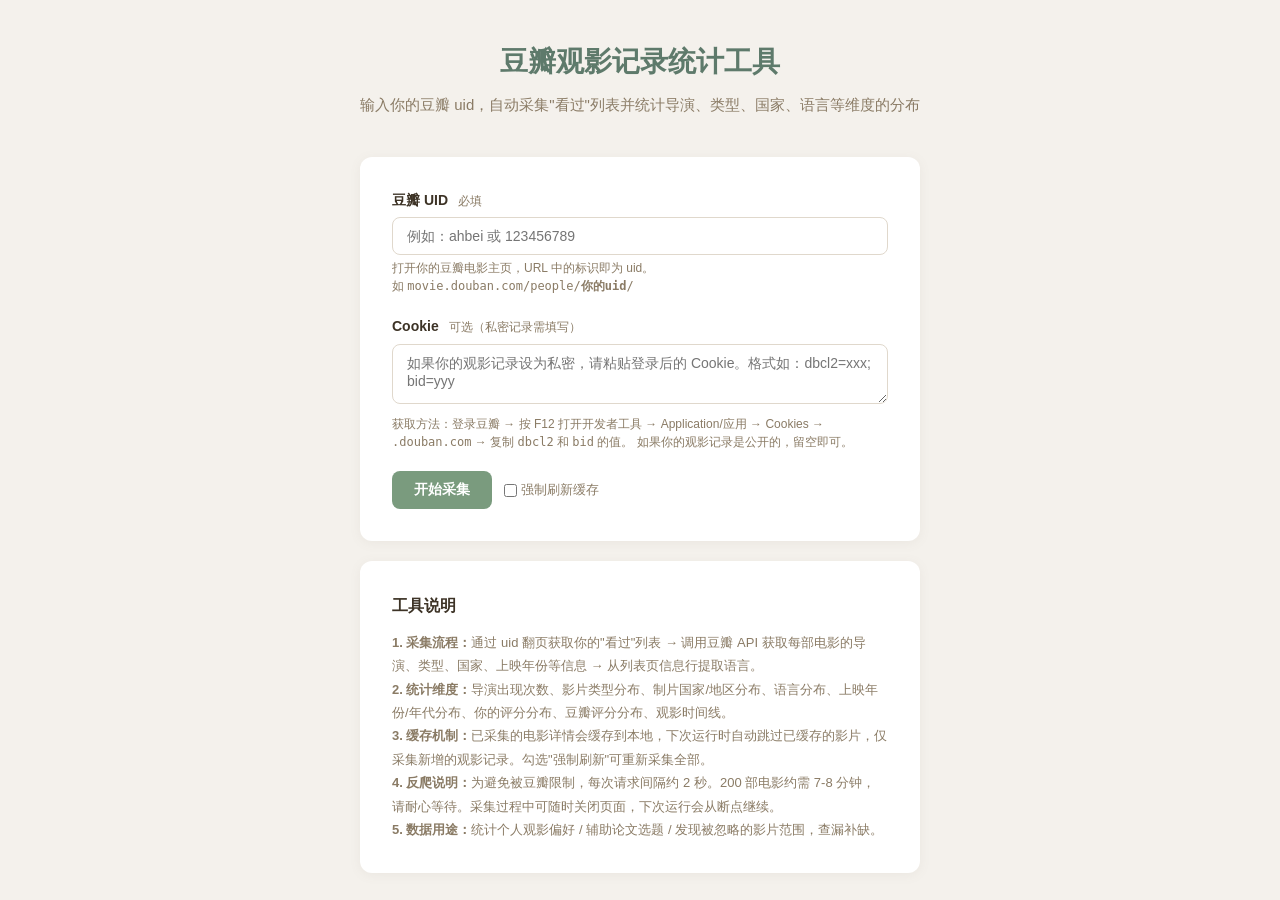
<file: templates/index.html>
<!DOCTYPE html>
<html lang="zh-CN">
<head>
    <meta charset="UTF-8">
    <meta name="viewport" content="width=device-width, initial-scale=1.0">
    <title>豆瓣观影记录统计工具</title>
    <link rel="stylesheet" href="/static/css/style.css">
</head>
<body>

<div class="page-header">
    <h1>豆瓣观影记录统计工具</h1>
    <p>输入你的豆瓣 uid，自动采集"看过"列表并统计导演、类型、国家、语言等维度的分布</p>
</div>

<div class="form-container">
    <div class="form-group">
        <label>豆瓣 UID <span class="hint">必填</span></label>
        <input type="text" id="uid" placeholder="例如：ahbei 或 123456789">
        <div class="help">
            打开你的豆瓣电影主页，URL 中的标识即为 uid。<br>
            如 <code>movie.douban.com/people/<b>你的uid</b>/</code>
        </div>
    </div>

    <div class="form-group">
        <label>Cookie <span class="hint">可选（私密记录需填写）</span></label>
        <textarea id="cookie" placeholder="如果你的观影记录设为私密，请粘贴登录后的 Cookie。格式如：dbcl2=xxx; bid=yyy"></textarea>
        <div class="help">
            获取方法：登录豆瓣 → 按 F12 打开开发者工具 → Application/应用 → Cookies →
            <code>.douban.com</code> → 复制 <code>dbcl2</code> 和 <code>bid</code> 的值。
            如果你的观影记录是公开的，留空即可。
        </div>
    </div>

    <div class="btn-row">
        <button class="btn" id="collect-btn" onclick="startCollect()">开始采集</button>
        <label style="font-size:13px;color:var(--text-light);display:flex;align-items:center;gap:4px;">
            <input type="checkbox" id="force-refresh"> 强制刷新缓存
        </label>
    </div>
</div>

<div class="progress-area" id="progress-area">
    <div class="progress-bar-wrap">
        <div class="progress-bar" id="progress-bar"></div>
    </div>
    <div class="progress-message" id="progress-message">准备中...</div>
    <div class="progress-done" id="progress-done" style="display:none;">
        <div class="success-icon">&#10003;</div>
        <div id="done-message"></div>
        <a class="btn" id="view-report-btn" href="#" style="text-decoration:none;">查看统计报告</a>
    </div>
</div>

<div class="form-container" style="margin-top:20px;">
    <h3 style="font-size:16px;margin-bottom:12px;">工具说明</h3>
    <div style="font-size:13px;color:var(--text-light);line-height:1.8;">
        <p><strong>1. 采集流程：</strong>通过 uid 翻页获取你的"看过"列表 → 调用豆瓣 API 获取每部电影的导演、类型、国家、上映年份等信息 → 从列表页信息行提取语言。</p>
        <p><strong>2. 统计维度：</strong>导演出现次数、影片类型分布、制片国家/地区分布、语言分布、上映年份/年代分布、你的评分分布、豆瓣评分分布、观影时间线。</p>
        <p><strong>3. 缓存机制：</strong>已采集的电影详情会缓存到本地，下次运行时自动跳过已缓存的影片，仅采集新增的观影记录。勾选"强制刷新"可重新采集全部。</p>
        <p><strong>4. 反爬说明：</strong>为避免被豆瓣限制，每次请求间隔约 2 秒。200 部电影约需 7-8 分钟，请耐心等待。采集过程中可随时关闭页面，下次运行会从断点继续。</p>
        <p><strong>5. 数据用途：</strong>统计个人观影偏好 / 辅助论文选题 / 发现被忽略的影片范围，查漏补缺。</p>
    </div>
</div>

<script>
/* 带重试的 fetch：应对 Render 免费版冷启动 */
function fetchWithRetry(url, options, maxRetries, onRetry) {
    return new Promise(function(resolve, reject) {
        var attempt = 0;
        function tryOnce() {
            fetch(url, options).then(resolve).catch(function(err) {
                attempt++;
                var isNetworkErr = err instanceof TypeError && err.message.includes('Failed to fetch');
                if (attempt <= maxRetries && isNetworkErr) {
                    var delay = attempt * 3000;
                    if (onRetry) onRetry(attempt, maxRetries, delay);
                    setTimeout(tryOnce, delay);
                } else {
                    reject(err);
                }
            });
        }
        tryOnce();
    });
}

function startCollect() {
    var uid = document.getElementById('uid').value.trim();
    var cookie = document.getElementById('cookie').value.trim();
    var force = document.getElementById('force-refresh').checked;

    if (!uid) {
        alert('请输入豆瓣 uid');
        return;
    }

    var btn = document.getElementById('collect-btn');
    btn.disabled = true;
    btn.textContent = '采集中...';

    var msg = document.getElementById('progress-message');
    document.getElementById('progress-area').classList.add('active');
    document.getElementById('progress-done').style.display = 'none';
    msg.textContent = '正在唤醒服务（首次访问可能需要 30-60 秒）...';

    /* 先 ping health 唤醒服务（轻量 GET），再开始采集 */
    fetchWithRetry('/api/health', {}, 10, function(attempt, max, delay) {
        msg.textContent = '服务唤醒中，第 ' + attempt + '/' + max + ' 次重试（等待 ' + (delay/1000) + ' 秒）...';
    }).then(function() {
        msg.textContent = '已连接，开始采集...';
        return fetch('/api/collect', {
            method: 'POST',
            headers: {'Content-Type': 'application/json'},
            body: JSON.stringify({uid: uid, cookie: cookie, force_refresh: force})
        });
    }).then(function(r) { return r.json(); }).then(function(data) {
        if (data.error) {
            alert(data.error);
            btn.disabled = false;
            btn.textContent = '开始采集';
            msg.textContent = '';
            return;
        }
        pollStatus(uid);
    }).catch(function(err) {
        msg.textContent = '';
        var hint = '服务暂时不可用。\n\n可能原因：\n1. 免费版服务休眠中，请等待 1-2 分钟后重试\n2. 网络连接问题\n3. 浏览器广告拦截插件拦截了请求';
        alert(hint);
        btn.disabled = false;
        btn.textContent = '开始采集';
    });
}

function pollStatus(uid) {
    fetchWithRetry('/api/collect/status/' + uid, {}, 3).then(function(r){ return r.json(); }).then(function(data) {
        var bar = document.getElementById('progress-bar');
        var msg = document.getElementById('progress-message');
        var p = data.progress || {};

        if (data.status === 'running') {
            if (p.phase === 'detail' && p.total) {
                var pct = Math.round(p.current / p.total * 100);
                bar.style.width = pct + '%';
                msg.textContent = p.message + ' (' + pct + '%)';
            } else {
                bar.style.width = '5%';
                msg.textContent = p.message || '采集中...';
            }
            setTimeout(function() { pollStatus(uid); }, 1000);
        } else if (data.status === 'done') {
            bar.style.width = '100%';
            msg.textContent = '';
            var doneDiv = document.getElementById('progress-done');
            doneDiv.style.display = 'block';
            var result = data.result || {};
            document.getElementById('done-message').textContent =
                '采集完成！共 ' + (result.total || 0) + ' 部电影，本次新采集 ' +
                (result.new_count || 0) + ' 部。';
            document.getElementById('view-report-btn').href = '/report/' + uid;
            document.getElementById('collect-btn').disabled = false;
            document.getElementById('collect-btn').textContent = '开始采集';
        } else if (data.status === 'error') {
            bar.style.width = '100%';
            bar.style.background = '#e74c3c';
            msg.textContent = p.message || '采集失败';
            msg.style.color = '#e74c3c';
            document.getElementById('collect-btn').disabled = false;
            document.getElementById('collect-btn').textContent = '开始采集';
        }
    }).catch(function(err) {
        console.error('轮询失败:', err);
        /* 轮询失败时静默重试，不打扰用户 */
        setTimeout(function() { pollStatus(uid); }, 3000);
    });
}
</script>

</body>
</html>
</file>
<file: static/css/style.css>
/* ===== 全局变量：薄荷巧克力主色 + 马卡龙辅色 ===== */
:root {
    /* 主视觉 - 薄荷巧克力奶油 */
    --bg: #f4f1ec;
    --card-bg: #ffffff;
    --card-bg-alt: #faf7f0;
    --text: #3d3326;
    --text-light: #8a7b65;
    --primary: #7a9b7e;       /* 薄荷绿 */
    --primary-light: #a8c4a0;
    --primary-dark: #5e7a6b;
    --accent: #8b6f47;         /* 巧克力棕 */
    --accent-light: #c4a888;
    --cream: #f5e8c7;          /* 奶油色 */
    --border: #e0d8cc;
    --shadow: 0 2px 12px rgba(122, 120, 100, 0.08);
    --radius: 12px;
}

* { margin: 0; padding: 0; box-sizing: border-box; }

#main-content {
    max-width: 1400px;
    margin: 0 auto;
}

body {
    font-family: -apple-system, BlinkMacSystemFont, "Segoe UI", "PingFang SC",
                 "Hiragino Sans GB", "Microsoft YaHei", sans-serif;
    background: var(--bg);
    color: var(--text);
    line-height: 1.6;
}

/* ===== 首页 ===== */
.page-header {
    text-align: center;
    padding: 40px 20px 20px;
}

.page-header h1 {
    font-size: 28px;
    font-weight: 700;
    color: var(--primary-dark);
    margin-bottom: 8px;
}

.page-header p {
    color: var(--text-light);
    font-size: 15px;
}

.form-container {
    max-width: 560px;
    margin: 20px auto;
    background: var(--card-bg);
    border-radius: var(--radius);
    box-shadow: var(--shadow);
    padding: 32px;
}

.form-group { margin-bottom: 20px; }

.form-group label {
    display: block;
    font-size: 14px;
    font-weight: 600;
    color: var(--text);
    margin-bottom: 6px;
}

.form-group .hint {
    font-size: 12px;
    color: var(--text-light);
    font-weight: 400;
    margin-left: 6px;
}

.form-group input[type="text"],
.form-group input[type="password"],
.form-group textarea {
    width: 100%;
    padding: 10px 14px;
    border: 1px solid var(--border);
    border-radius: 8px;
    font-size: 14px;
    font-family: inherit;
    transition: border-color 0.2s;
}

.form-group input:focus,
.form-group textarea:focus {
    outline: none;
    border-color: var(--primary);
}

.form-group textarea {
    resize: vertical;
    min-height: 60px;
}

.form-group .help {
    font-size: 12px;
    color: var(--text-light);
    margin-top: 4px;
    line-height: 1.5;
}

.btn {
    display: inline-block;
    padding: 10px 22px;
    background: var(--primary);
    color: #fff;
    border: none;
    border-radius: 8px;
    font-size: 14px;
    font-weight: 600;
    cursor: pointer;
    transition: background 0.2s, transform 0.1s;
    text-align: center;
}

.btn:hover { background: var(--primary-light); }
.btn:active { transform: scale(0.98); }
.btn:disabled { background: #ccc; cursor: not-allowed; }

.btn-secondary {
    background: #fff;
    color: var(--text);
    border: 1px solid var(--border);
}
.btn-secondary:hover { background: var(--card-bg-alt); }

.btn-accent { background: var(--accent); }
.btn-accent:hover { background: var(--accent-light); }

.btn-row { display: flex; gap: 12px; align-items: center; flex-wrap: wrap; }

/* ===== 进度区 ===== */
.progress-area {
    max-width: 560px;
    margin: 0 auto 40px;
    padding: 0 20px;
    display: none;
}
.progress-area.active { display: block; }

.progress-bar-wrap {
    background: var(--border);
    border-radius: 20px;
    height: 8px;
    overflow: hidden;
    margin: 12px 0;
}
.progress-bar {
    height: 100%;
    background: var(--primary);
    border-radius: 20px;
    transition: width 0.3s;
    width: 0%;
}

.progress-message {
    font-size: 14px;
    color: var(--text-light);
    text-align: center;
}

.progress-done {
    text-align: center;
    padding: 20px;
}

.progress-done .success-icon {
    font-size: 40px;
    color: var(--primary);
    margin-bottom: 8px;
}

.progress-done .btn { margin-top: 12px; }

/* ===== 报告页头部（标题左对齐放大） ===== */
.report-header {
    background: linear-gradient(135deg, var(--card-bg) 0%, var(--card-bg-alt) 100%);
    padding: 40px 32px 28px;
    text-align: left;
    box-shadow: var(--shadow);
    position: relative;
    max-width: 1400px;
    margin: 0 auto;
}

.page-title {
    font-size: 76px;
    font-weight: 800;
    color: var(--primary-dark);
    margin: 0;
    letter-spacing: 2px;
    line-height: 1.1;
}

.uid-label {
    font-size: 13px;
    color: var(--text-light);
    margin-top: 8px;
    letter-spacing: 1px;
}

.report-header .actions {
    display: flex;
    gap: 10px;
    flex-wrap: wrap;
    justify-content: flex-start;
    margin-top: 18px;
}

/* 概览卡片 */
.overview-grid {
    display: grid;
    grid-template-columns: repeat(auto-fill, minmax(180px, 1fr));
    gap: 16px;
    padding: 24px 32px;
}

.overview-card {
    background: var(--card-bg);
    border-radius: var(--radius);
    padding: 20px;
    box-shadow: var(--shadow);
    text-align: center;
}

.overview-card .label {
    font-size: 13px;
    color: var(--text-light);
    margin-bottom: 6px;
}

.overview-card .value {
    font-size: 26px;
    font-weight: 700;
    color: var(--primary-dark);
}

.overview-card .sub {
    font-size: 12px;
    color: var(--text-light);
    margin-top: 4px;
}

/* 图表容器 */
.charts-container {
    padding: 0 32px 24px;
    display: grid;
    grid-template-columns: repeat(auto-fit, minmax(480px, 1fr));
    gap: 20px;
}

.chart-card {
    padding: 4px 0;
}

.chart-card.full-width { grid-column: 1 / -1; }

/* 从词云开始的模块标题：左对齐 + 1.5倍字体 */
.section-title {
    font-size: 24px;
    font-weight: 700;
    margin-bottom: 12px;
    color: var(--text);
    padding-bottom: 8px;
    border-bottom: 2px solid var(--border);
    text-align: left;
}

.chart-card .subtitle {
    font-size: 12px;
    color: var(--text-light);
    margin-top: -6px;
    margin-bottom: 14px;
}

.chart-box {
    width: 100%;
    height: 400px;
    min-width: 0;
}

.chart-box.tall { height: 540px; }

/* ===== AI 标签词云（合并单个 + 图例） ===== */
.tag-cloud-box {
    height: 500px;
}

.tag-legend {
    display: flex;
    flex-wrap: wrap;
    gap: 12px 20px;
    margin-bottom: 16px;
    padding: 12px 16px;
    background: var(--card-bg-alt);
    border-radius: 8px;
}

.legend-dim {
    display: flex;
    align-items: center;
    gap: 6px;
    flex-wrap: wrap;
}

.legend-dim-name {
    font-size: 13px;
    font-weight: 700;
    color: var(--text);
    margin-right: 2px;
}

.legend-item {
    display: inline-flex;
    align-items: center;
    gap: 3px;
    font-size: 11px;
    color: var(--text-light);
}

.legend-dot {
    display: inline-block;
    width: 10px;
    height: 10px;
    border-radius: 50%;
    flex-shrink: 0;
}

/* ===== AI 配置区 ===== */
.ai-section {
    margin: 0 32px 20px;
    background: var(--card-bg);
    border-radius: var(--radius);
    box-shadow: var(--shadow);
    overflow: hidden;
}

.ai-section-header {
    padding: 16px 20px;
    background: var(--card-bg-alt);
    cursor: pointer;
    display: flex;
    align-items: center;
    justify-content: space-between;
    user-select: none;
    border-bottom: 1px solid var(--border);
}

.ai-section-header:hover { background: #f5ede0; }

.ai-section-header h3 {
    font-size: 15px;
    font-weight: 600;
    color: var(--primary-dark);
    margin: 0;
}

.ai-section-header .toggle {
    color: var(--text-light);
    font-size: 18px;
    transition: transform 0.2s;
}

.ai-section.collapsed .toggle { transform: rotate(-90deg); }
.ai-section.collapsed .ai-section-body { display: none; }

.ai-section-body {
    padding: 20px;
}

.ai-form-grid {
    display: grid;
    grid-template-columns: 1fr 1fr;
    gap: 14px;
    margin-bottom: 16px;
}

.ai-form-grid .full { grid-column: 1 / -1; }

.ai-form-grid label {
    display: block;
    font-size: 13px;
    font-weight: 600;
    margin-bottom: 4px;
    color: var(--text);
}

.ai-form-grid input {
    width: 100%;
    padding: 8px 12px;
    border: 1px solid var(--border);
    border-radius: 6px;
    font-size: 13px;
    font-family: inherit;
}

.ai-form-grid input:focus {
    outline: none;
    border-color: var(--primary);
}

.ai-form-grid .hint {
    font-size: 11px;
    color: var(--text-light);
    margin-top: 3px;
    line-height: 1.4;
}

.ai-status {
    font-size: 13px;
    color: var(--text-light);
    margin-top: 12px;
    padding: 8px 12px;
    background: var(--card-bg-alt);
    border-radius: 6px;
    display: none;
}

.ai-status.active { display: block; }

/* ===== 影片列表筛选区 ===== */
.movie-list-section {
    margin: 0 32px 40px;
    background: var(--card-bg);
    border-radius: var(--radius);
    box-shadow: var(--shadow);
    padding: 24px;
}

.movie-list-section h3 {
    color: var(--primary-dark);
}

.filter-bar {
    display: grid;
    grid-template-columns: repeat(auto-fit, minmax(160px, 1fr));
    gap: 12px;
    margin-bottom: 16px;
    padding: 14px;
    background: var(--card-bg-alt);
    border-radius: 8px;
}

.filter-item label {
    display: block;
    font-size: 12px;
    font-weight: 600;
    color: var(--text-light);
    margin-bottom: 4px;
}

.filter-item input,
.filter-item select {
    width: 100%;
    padding: 6px 10px;
    border: 1px solid var(--border);
    border-radius: 6px;
    font-size: 13px;
    background: #fff;
    font-family: inherit;
}

.filter-item input:focus,
.filter-item select:focus {
    outline: none;
    border-color: var(--primary);
}

.filter-actions {
    display: flex;
    gap: 8px;
    align-items: flex-end;
    margin-bottom: 16px;
}

.filter-stats {
    font-size: 13px;
    color: var(--text-light);
    margin-bottom: 10px;
}

.movie-table-wrap {
    overflow-x: auto;
    max-height: 600px;
    overflow-y: auto;
    border-radius: 8px;
    border: 1px solid var(--border);
}

.movie-table {
    width: 100%;
    border-collapse: collapse;
    font-size: 13px;
    background: #fff;
}

.movie-table thead {
    background: var(--card-bg-alt);
    position: sticky;
    top: 0;
    z-index: 1;
}

.movie-table th {
    padding: 10px 12px;
    text-align: left;
    font-weight: 600;
    color: var(--text);
    border-bottom: 2px solid var(--border);
    white-space: nowrap;
}

.movie-table td {
    padding: 8px 12px;
    border-bottom: 1px solid var(--border);
    vertical-align: top;
}

.movie-table tbody tr:hover { background: #fdf9f0; }

.movie-table .title-cell {
    font-weight: 600;
    color: var(--primary-dark);
    max-width: 220px;
}

.movie-table .title-cell a {
    color: inherit;
    text-decoration: none;
}

.movie-table .title-cell a:hover { text-decoration: underline; }

.movie-table .rating { white-space: nowrap; }
.movie-table .rating .stars { color: #d4a574; font-size: 12px; letter-spacing: 1px; }
.movie-table .rating .user-stars { color: #d4a574; font-size: 12px; letter-spacing: 1px; }
.movie-table .rating .rating-num { color: var(--text-light); font-size: 11px; margin-left: 2px; }
.movie-table .rating .no-rating { color: var(--text-light); font-size: 11px; }

/* 列宽控制 */
.movie-table .col-directors { max-width: 110px; }
.movie-table .col-actors { max-width: 110px; }
.movie-table .col-comment { max-width: 180px; }
.movie-table .col-tags { max-width: 260px; min-width: 160px; }

/* 单元格内容截断（最多3行） */
.movie-table .cell-clip {
    display: -webkit-box;
    -webkit-line-clamp: 3;
    -webkit-box-orient: vertical;
    overflow: hidden;
    text-overflow: ellipsis;
    word-break: break-all;
}

.movie-table .tag-list {
    display: flex;
    flex-wrap: wrap;
    gap: 3px;
    max-height: 80px;
    overflow: hidden;
}

.movie-table .tag {
    display: inline-block;
    padding: 1px 6px;
    background: var(--cream);
    color: var(--accent);
    border-radius: 8px;
    font-size: 11px;
    white-space: nowrap;
}

.empty-state {
    text-align: center;
    padding: 40px 20px;
    color: var(--text-light);
}

/* 加载中 */
.loading-overlay {
    position: fixed;
    top: 0; left: 0; right: 0; bottom: 0;
    background: rgba(244, 241, 236, 0.85);
    display: flex;
    align-items: center;
    justify-content: center;
    z-index: 999;
    flex-direction: column;
    gap: 12px;
}

.spinner {
    width: 40px; height: 40px;
    border: 4px solid var(--border);
    border-top-color: var(--primary);
    border-radius: 50%;
    animation: spin 0.8s linear infinite;
}

@keyframes spin { to { transform: rotate(360deg); } }

/* ===== 通用弹窗 ===== */
.popup-overlay {
    position: fixed;
    top: 0; left: 0; right: 0; bottom: 0;
    background: rgba(61, 51, 38, 0.35);
    display: flex;
    align-items: center;
    justify-content: center;
    z-index: 1000;
    animation: fadeIn 0.15s ease;
}
@keyframes fadeIn { from {opacity:0;} to {opacity:1;} }

.popup-content {
    background: var(--card-bg);
    border-radius: 14px;
    box-shadow: 0 8px 40px rgba(61,51,38,0.2);
    max-width: 520px;
    width: 90%;
    max-height: 70vh;
    display: flex;
    flex-direction: column;
    overflow: hidden;
    animation: popIn 0.2s ease;
}
@keyframes popIn { from {transform:scale(0.95);opacity:0;} to {transform:scale(1);opacity:1;} }

.popup-header {
    display: flex;
    align-items: center;
    justify-content: space-between;
    padding: 16px 20px;
    border-bottom: 1px solid var(--border);
    background: var(--card-bg-alt);
}

.popup-header h4 {
    font-size: 16px;
    font-weight: 700;
    color: var(--primary-dark);
    margin: 0;
}

.popup-close {
    background: none;
    border: none;
    font-size: 24px;
    color: var(--text-light);
    cursor: pointer;
    padding: 0 4px;
    line-height: 1;
    transition: color 0.15s;
}
.popup-close:hover { color: var(--text); }

.popup-body {
    padding: 14px 20px;
    overflow-y: auto;
    flex: 1;
}

.popup-body .movie-item {
    padding: 8px 0;
    border-bottom: 1px solid var(--bg);
    font-size: 13px;
    line-height: 1.6;
}
.popup-body .movie-item:last-child { border-bottom: none; }
.popup-body .movie-item .mv-title { font-weight: 600; color: var(--text); }
.popup-body .movie-item .mv-year { color: var(--text-light); font-size: 12px; margin-left: 4px; }
.popup-body .movie-item .mv-user { color: #d4a574; margin-left: 6px; }
.popup-body .movie-item .mv-douban { color: var(--text-light); font-size: 12px; margin-left: 4px; }

/* ===== 多选下拉组件 ===== */
.ms-wrapper {
    position: relative;
}

.ms-display {
    width: 100%;
    padding: 6px 10px;
    border: 1px solid var(--border);
    border-radius: 6px;
    font-size: 13px;
    background: #fff;
    cursor: pointer;
    min-height: 34px;
    display: flex;
    align-items: center;
    justify-content: space-between;
    gap: 6px;
    transition: border-color 0.15s;
}
.ms-display:hover { border-color: var(--primary-light); }
.ms-display .ms-text {
    flex: 1;
    overflow: hidden;
    text-overflow: ellipsis;
    white-space: nowrap;
    color: var(--text);
}
.ms-display .ms-arrow {
    color: var(--text-light);
    font-size: 11px;
    transition: transform 0.2s;
}
.ms-wrapper.open .ms-arrow { transform: rotate(180deg); }

.ms-panel {
    position: absolute;
    top: calc(100% + 2px);
    left: 0;
    right: 0;
    background: #fff;
    border: 1px solid var(--border);
    border-radius: 6px;
    box-shadow: 0 4px 16px rgba(61,51,38,0.12);
    z-index: 100;
    max-height: 280px;
    display: none;
    flex-direction: column;
}
.ms-wrapper.open .ms-panel { display: flex; }

.ms-search-input {
    width: 100%;
    padding: 7px 10px;
    border: none;
    border-bottom: 1px solid var(--border);
    font-size: 12px;
    outline: none;
    box-sizing: border-box;
}

.ms-options-list {
    overflow-y: auto;
    flex: 1;
    padding: 4px 0;
}

.ms-option {
    display: flex !important;
    align-items: center;
    gap: 6px;
    padding: 4px 12px;
    cursor: pointer;
    font-size: 13px;
    font-weight: 400 !important;
    color: var(--text) !important;
    margin: 0 !important;
    line-height: 1.5;
    min-height: 26px;
    transition: background 0.1s;
}
.ms-option:hover { background: var(--card-bg-alt); }
.ms-option input {
    margin: 0 !important;
    cursor: pointer;
    flex-shrink: 0;
    width: 14px;
    height: 14px;
    accent-color: var(--primary);
}
.ms-option.hidden { display: none !important; }

.ms-special {
    border-bottom: 1px solid var(--border);
    margin-bottom: 2px;
    padding-bottom: 2px;
}
.ms-special .ms-option {
    font-weight: 600;
    color: var(--accent);
}

/* ===== 平板响应式 (<= 1023px) ===== */
@media (max-width: 1023px) {
    .charts-container {
        padding: 0 20px 24px;
        gap: 16px;
        grid-template-columns: repeat(auto-fit, minmax(340px, 1fr));
    }
    .overview-grid {
        padding: 20px;
        grid-template-columns: repeat(auto-fill, minmax(160px, 1fr));
        gap: 12px;
    }
    .chart-box { height: 360px; }
    .chart-box.tall { height: 480px; }
    .tag-cloud-box { height: 420px; }
    .overview-card .value { font-size: 24px; }
    .ai-section, .movie-list-section { margin: 0 20px 16px; }
    #tag-clouds-container { padding: 0 20px 24px !important; }
    .section-title { font-size: 20px; }
    .ai-form-grid { grid-template-columns: 1fr; }
    .page-title { font-size: 64px; }
}

/* ===== 手机响应式 (< 768px) ===== */
@media (max-width: 767px) {
    .page-header { padding: 24px 16px 16px; }
    .page-header h1 { font-size: 22px; }
    .page-header p { font-size: 13px; }

    .form-container {
        margin: 12px 16px;
        padding: 20px;
    }

    .progress-area { padding: 0 16px; }

    .report-header { padding: 28px 16px 20px; text-align: left; }
    .page-title { font-size: 52px; letter-spacing: 1px; }
    .uid-label { font-size: 12px; }
    .report-header .actions { width: 100%; }
    .report-header .actions .btn {
        flex: 1; text-align: center;
        padding: 9px 12px; font-size: 12px;
    }

    .charts-container {
        grid-template-columns: 1fr;
        padding: 0 12px 20px;
        gap: 14px;
    }
    .chart-card { padding: 16px; }
    .chart-card h3 { font-size: 15px; }
    .chart-box { height: 320px; }
    .chart-box.tall { height: 420px; }

    .overview-grid {
        padding: 12px;
        grid-template-columns: repeat(2, 1fr);
        gap: 10px;
    }
    .overview-card { padding: 14px; }
    .overview-card .value { font-size: 20px; }
    .overview-card .label { font-size: 11px; }
    .overview-card .sub { font-size: 11px; }

    .ai-section, .movie-list-section {
        margin: 0 12px 16px;
        padding: 16px;
    }
    #tag-clouds-container { padding: 0 12px 20px !important; }
    .tag-cloud-box { height: 340px; }
    .section-title { font-size: 18px; }
    .ai-form-grid { grid-template-columns: 1fr; }

    .filter-bar {
        grid-template-columns: 1fr 1fr;
        padding: 10px;
        gap: 8px;
    }

    .movie-table { font-size: 12px; min-width: 900px; }
    .movie-table th, .movie-table td { padding: 6px 8px; }
    .movie-table .col-directors { max-width: 90px; }
    .movie-table .col-actors { max-width: 90px; }
    .movie-table .col-tags { max-width: 200px; min-width: 140px; }
    .movie-table .col-comment { max-width: 120px; }

    .btn { padding: 9px 16px; font-size: 13px; }
}

/* ===== 超小屏 (< 380px) ===== */
@media (max-width: 379px) {
    .overview-grid { grid-template-columns: 1fr; }
    .chart-box { height: 280px; }
    .filter-bar { grid-template-columns: 1fr; }
    .page-title { font-size: 44px; }
}
</file>
